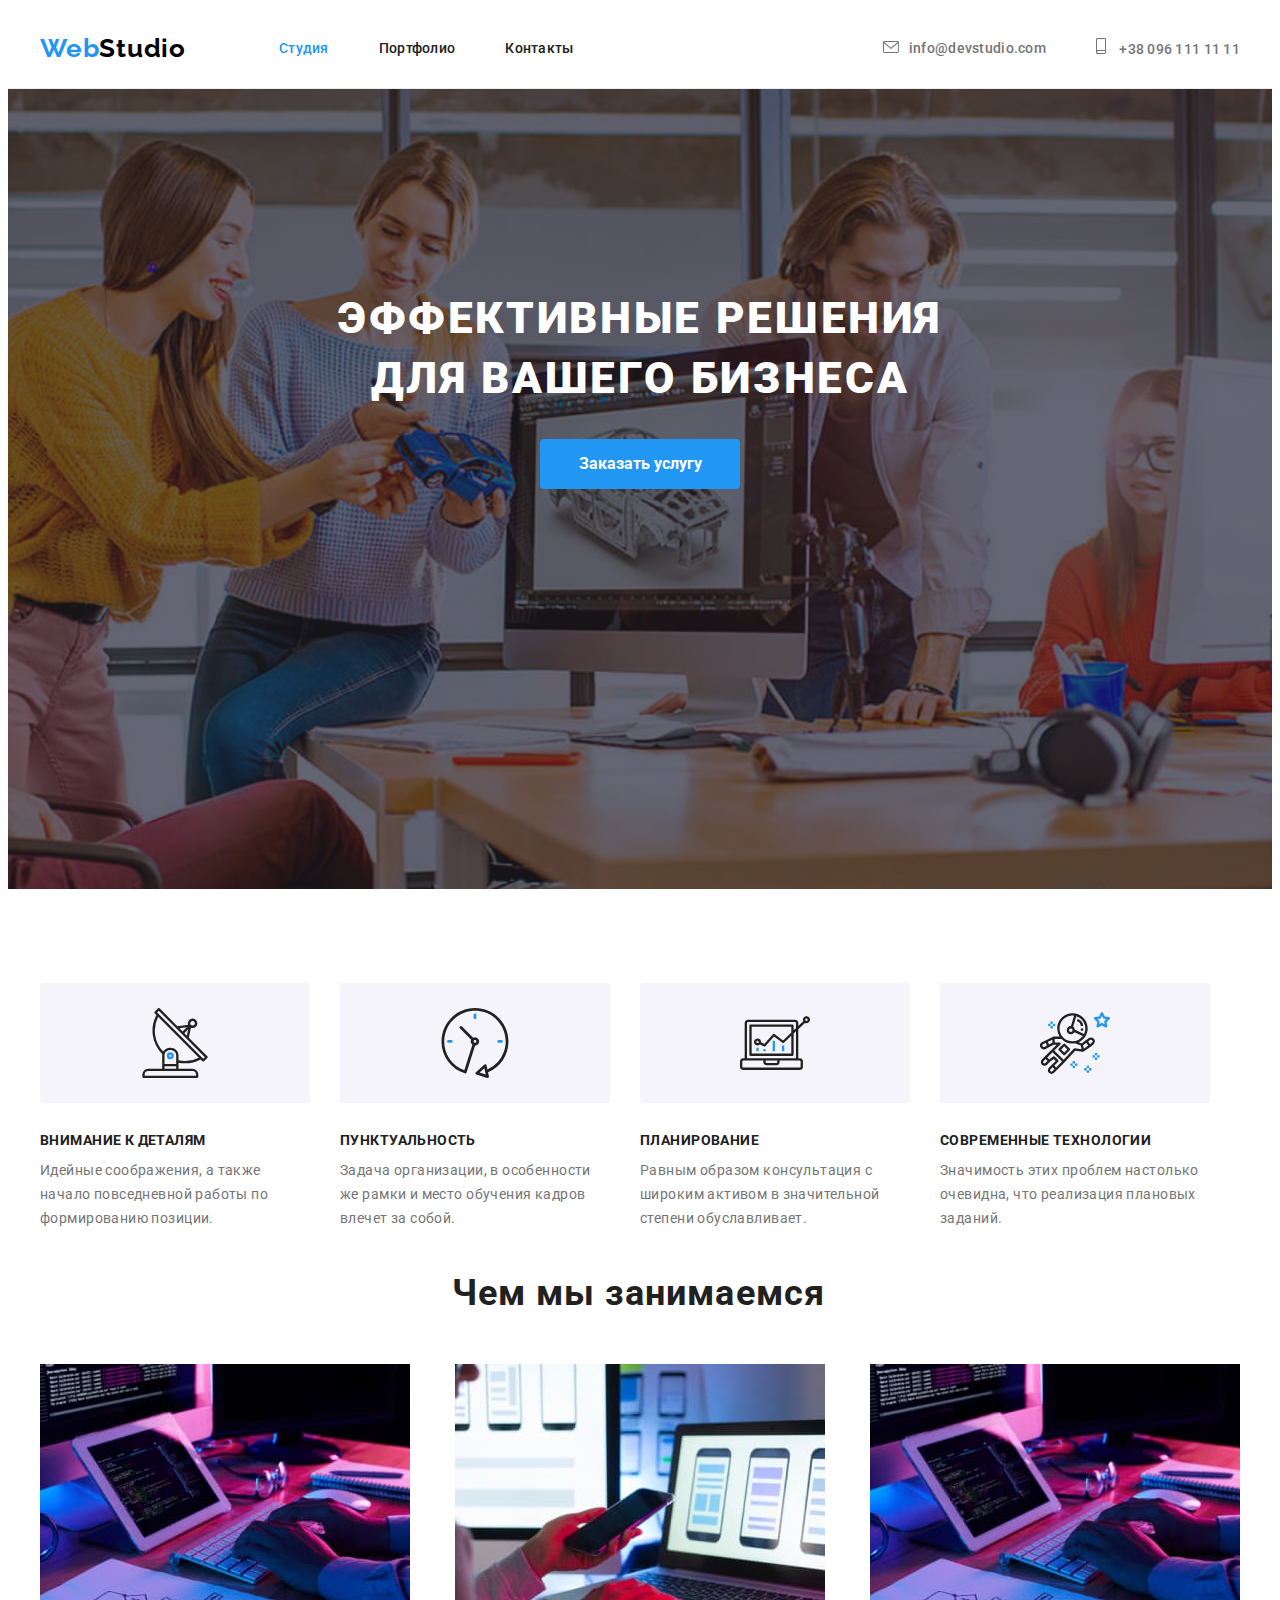
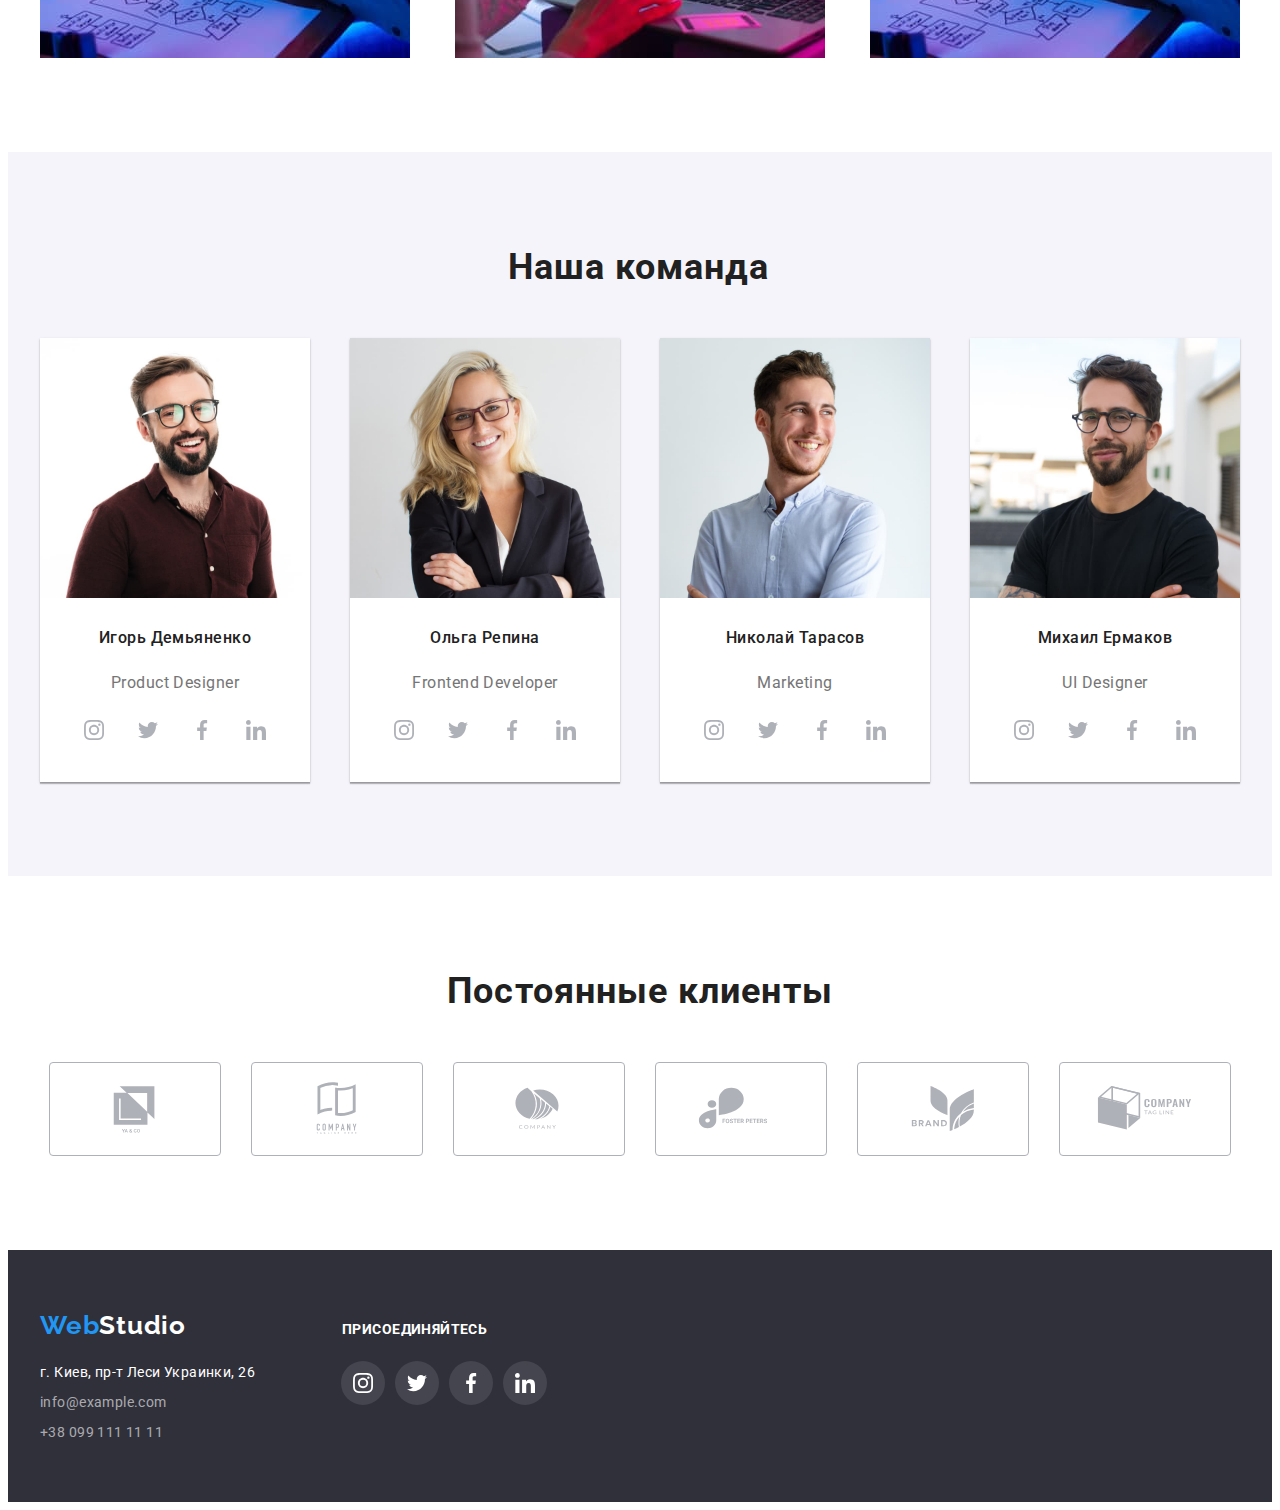
<file: index.html>
<!DOCTYPE html>
<html lang="ru">
  <head>
    <meta charset="UTF-8" />
    <meta http-equiv="X-UA-Compatible" content="IE=edge" />
    <meta name="viewport" content="width=device-width, initial-scale=1.0" />
    <title>Business company</title>
    <link
      rel="stylesheet"
      href="https://cdnjs.cloudflare.com/ajax/libs/modern-normalize/1.1.0/modern-normalize.min.css"
      integrity="sha512-wpPYUAdjBVSE4KJnH1VR1HeZfpl1ub8YT/NKx4PuQ5NmX2tKuGu6U/JRp5y+Y8XG2tV+wKQpNHVUX03MfMFn9Q=="
      crossorigin="anonymous"
      referrerpolicy="no-referrer"
    />
    <link rel="stylesheet" href="./css/styles.css" />
    <link rel="preconnect" href="https://fonts.googleapis.com" />
    <link rel="preconnect" href="https://fonts.gstatic.com" crossorigin />
    <link
      href="https://fonts.googleapis.com/css2?family=Raleway:wght@700&family=Roboto:wght@400;500;700;900&display=swap"
      rel="stylesheet"
    />
  </head>
  <body>
    <!--HEADER-->
    <header class="header">
      <div class="container header-nav">
        <nav class="header-nav">
          <a class="link logo" aria-label="Логотип" href="./index.html"
            >web<span class="black">Studio</span>
          </a>
          <ul class="list header-item">
            <li class="item">
              <a class="menu-link link current-page" href="./index.html"
                >студия</a
              >
            </li>
            <li class="item">
              <a class="menu-link link" href="./portfolio.html">портфолио</a>
            </li>
            <li class="item">
              <a class="menu-link link" href="#">контакты</a>
            </li>
          </ul>
        </nav>
        <ul class="list header-item">
          <li class="item">
            <a class="header-contacts link" href="mailto:info@devstudio.com"
              ><svg class="contact-icon" width="16" height="12">
                <use href="./Images/sprite.svg#icon-header_envelope"></use></svg
              >info@devstudio.com</a
            >
          </li>
          <li class="item">
            <a class="header-contacts link" href="tel:0961111111"
              ><svg class="contact-icon" width="10" height="16">
                <use href="./Images/sprite.svg#icon-header_smartphone"></use>
              </svg>
              +38 096 111 11 11</a
            >
          </li>
        </ul>
      </div>
    </header>
    <main>
      <!--HERO-->

      <section class="hero">
        <div class="container hero-container">
          <h1 class="hero-title">эффективные решения для вашего бизнеса</h1>
          <button class="modal-btn" type="button">Заказать услугу</button>
        </div>
      </section>

      <!-- BENEFITS -->
      <section class="benefits">
        <div class="container">
          <h2 class="hidden-title">Преимущества</h2>
          <ul class="list benefits-list">
            <li class="item inner-box">
              <div class="benefits-icon-wrapper">
                <svg width="70" height="70">
                  <use href="./Images/sprite.svg#icon-item_antenna"></use>
                </svg>
              </div>
              <h3 class="benefits-title">Внимание к деталям</h3>
              <p class="description">
                Идейные соображения, а также начало повседневной работы по
                формированию позиции.
              </p>
            </li>
            <li class="item inner-box">
              <div class="benefits-icon-wrapper">
                <svg width="70" height="70">
                  <use href="./Images/sprite.svg#icon-item_clock"></use>
                </svg>
              </div>
              <h3 class="benefits-title">Пунктуальность</h3>
              <p class="description">
                Задача организации, в особенности же рамки и место обучения
                кадров влечет за собой.
              </p>
            </li>
            <li class="item inner-box">
              <div class="benefits-icon-wrapper">
                <svg width="70" height="70">
                  <use href="./Images/sprite.svg#icon-item_diagram"></use>
                </svg>
              </div>
              <h3 class="benefits-title">Планирование</h3>
              <p class="description">
                Равным образом консультация с широким активом в значительной
                степени обуславливает.
              </p>
            </li>
            <li class="item inner-box">
              <div class="benefits-icon-wrapper">
                <svg width="70" height="70">
                  <use href="./Images/sprite.svg#icon-item_astronaut"></use>
                </svg>
              </div>
              <h3 class="benefits-title">Современные технологии</h3>
              <p class="description">
                Значимость этих проблем настолько очевидна, что реализация
                плановых заданий.
              </p>
            </li>
          </ul>
        </div>
      </section>
      <!-- ABOUT US -->

      <section class="about-us">
        <div class="container">
          <h2 class="about-us-title">Чем мы занимаемся</h2>
          <ul class="list about-us-list">
            <li class="about-us-img">
              <img
                src="./Images/work/1_man_typing.jpg"
                alt="набирает текст на клавиатуре компьютера"
                width="370"
                height="294"
              />
            </li>
            <li class="about-us-img">
              <img
                src="./Images/work/2_woman_look_at_the_phone.jpg"
                alt="женщина держит смартфон"
                width="370"
                height="294"
              />
            </li>
            <li class="about-us-img">
              <img
                src="./Images/work/1_man_typing.jpg"
                alt="палитра на планшете"
                width="370"
                height="294"
              />
            </li>
          </ul>
        </div>
      </section>
      <!-- OUR TEAM -->

      <section class="our-team-section">
        <div class="container">
          <h2 class="our-team-title">Наша команда</h2>
          <ul class="list team-list">
            <li class="team-list-item">
              <img
                class="employee-image"
                src="./Images/team/Ihor_demianenko.jpg"
                alt="мужчина в очках"
                width="270"
                height="260"
              />
              <div class="team-card">
                <h3 class="employees-names">Игорь Демьяненко</h3>
                <p class="employee-description" lang="en">Product Designer</p>
                <ul class="list employee-social-list">
                  <li class="social-item">
                    <a
                      class="link employee-social-link"
                      href=""
                      target="_blank"
                      rel="noopener noreferrer"
                      aria-label="иконка Instagram"
                    >
                      <svg width="20" height="20">
                        <use
                          href="./Images/sprite.svg#icon-soc_instagram"
                        ></use>
                      </svg>
                    </a>
                  </li>
                  <li class="social-item">
                    <a
                      class="link employee-social-link"
                      href=""
                      target="_blank"
                      rel="noopener noreferrer"
                      aria-label="иконка Twitter"
                    >
                      <svg width="20" height="20">
                        <use href="./Images/sprite.svg#icon-soc_twitter"></use>
                      </svg>
                    </a>
                  </li>
                  <li class="social-item">
                    <a
                      class="link employee-social-link"
                      href=""
                      target="_blank"
                      rel="noopener noreferrer"
                      aria-label="иконка Facebook"
                    >
                      <svg width="20" height="20">
                        <use href="./Images/sprite.svg#icon-soc_facebook"></use>
                      </svg>
                    </a>
                  </li>
                  <li class="social-item">
                    <a
                      class="link employee-social-link"
                      href=""
                      target="_blank"
                      rel="noopener noreferrer"
                      aria-label="иконка Linkedin"
                    >
                      <svg width="20" height="20">
                        <use href="./Images/sprite.svg#icon-soc_linkedin"></use>
                      </svg>
                    </a>
                  </li>
                </ul>
              </div>
            </li>
            <li class="team-list-item">
              <img
                class="employee-image"
                src="./Images/team/olha_repina.jpg"
                alt="блондинка в очках"
                width="270"
                height="260"
              />
              <div class="team-card">
                <h3 class="employees-names">Ольга Репина</h3>
                <p class="employee-description" lang="en">Frontend Developer</p>
                <ul class="list employee-social-list">
                  <li class="social-item">
                    <a
                      class="link employee-social-link"
                      href=""
                      target="_blank"
                      rel="noopener noreferrer"
                      aria-label="иконка Instagram"
                    >
                      <svg width="20" height="20">
                        <use
                          href="./Images/sprite.svg#icon-soc_instagram"
                        ></use>
                      </svg>
                    </a>
                  </li>
                  <li class="social-item">
                    <a
                      class="link employee-social-link"
                      href=""
                      target="_blank"
                      rel="noopener noreferrer"
                      aria-label="иконка Twitter"
                    >
                      <svg width="20" height="20">
                        <use href="./Images/sprite.svg#icon-soc_twitter"></use>
                      </svg>
                    </a>
                  </li>
                  <li class="social-item">
                    <a
                      class="link employee-social-link"
                      href=""
                      target="_blank"
                      rel="noopener noreferrer"
                      aria-label="иконка Facebook"
                    >
                      <svg width="20" height="20">
                        <use href="./Images/sprite.svg#icon-soc_facebook"></use>
                      </svg>
                    </a>
                  </li>
                  <li class="social-item">
                    <a
                      class="link employee-social-link"
                      href=""
                      target="_blank"
                      rel="noopener noreferrer"
                      aria-label="иконка Linkedin"
                    >
                      <svg width="20" height="20">
                        <use href="./Images/sprite.svg#icon-soc_linkedin"></use>
                      </svg>
                    </a>
                  </li>
                </ul>
              </div>
            </li>
            <li class="team-list-item">
              <img
                class="employee-image"
                src="./Images/team/nikolay_tarasov.jpg"
                alt="шатен улыбается"
                width="270"
                height="260"
              />
              <div class="team-card">
                <h3 class="employees-names">Николай Тарасов</h3>
                <p class="employee-description" lang="en">Marketing</p>
                <ul class="list employee-social-list">
                  <li class="social-item">
                    <a
                      class="link employee-social-link"
                      href=""
                      target="_blank"
                      rel="noopener noreferrer"
                      aria-label="иконка Instagram"
                    >
                      <svg width="20" height="20">
                        <use
                          href="./Images/sprite.svg#icon-soc_instagram"
                        ></use>
                      </svg>
                    </a>
                  </li>
                  <li class="social-item">
                    <a
                      class="link employee-social-link"
                      href=""
                      target="_blank"
                      rel="noopener noreferrer"
                      aria-label="иконка Twitter"
                    >
                      <svg width="20" height="20">
                        <use href="./Images/sprite.svg#icon-soc_twitter"></use>
                      </svg>
                    </a>
                  </li>
                  <li class="social-item">
                    <a
                      class="link employee-social-link"
                      href=""
                      target="_blank"
                      rel="noopener noreferrer"
                      aria-label="иконка Facebook"
                    >
                      <svg width="20" height="20">
                        <use href="./Images/sprite.svg#icon-soc_facebook"></use>
                      </svg>
                    </a>
                  </li>
                  <li class="social-item">
                    <a
                      class="link employee-social-link"
                      href=""
                      target="_blank"
                      rel="noopener noreferrer"
                      aria-label="иконка Linkedin"
                    >
                      <svg width="20" height="20">
                        <use href="./Images/sprite.svg#icon-soc_linkedin"></use>
                      </svg>
                    </a>
                  </li>
                </ul>
              </div>
            </li>
            <li class="team-list-item">
              <img
                class="employee-image"
                src="./Images/team/mikhail_ermakov.jpg"
                alt="мужчина в черной футболке"
                width="270"
                height="260"
              />
              <div class="team-card">
                <h3 class="employees-names">Михаил Ермаков</h3>
                <p class="employee-description" lang="en">UI Designer</p>
                <ul class="list employee-social-list">
                  <li class="social-item">
                    <a
                      class="link employee-social-link"
                      href=""
                      target="_blank"
                      rel="noopener noreferrer"
                      aria-label="иконка Instagram"
                    >
                      <svg width="20" height="20">
                        <use
                          href="./Images/sprite.svg#icon-soc_instagram"
                        ></use>
                      </svg>
                    </a>
                  </li>
                  <li class="social-item">
                    <a
                      class="link employee-social-link"
                      href=""
                      target="_blank"
                      rel="noopener noreferrer"
                      aria-label="иконка Twitter"
                    >
                      <svg width="20" height="20">
                        <use href="./Images/sprite.svg#icon-soc_twitter"></use>
                      </svg>
                    </a>
                  </li>
                  <li class="social-item">
                    <a
                      class="link employee-social-link"
                      href=""
                      target="_blank"
                      rel="noopener noreferrer"
                      aria-label="иконка Facebook"
                    >
                      <svg width="20" height="20">
                        <use href="./Images/sprite.svg#icon-soc_facebook"></use>
                      </svg>
                    </a>
                  </li>
                  <li class="social-item">
                    <a
                      class="link employee-social-link"
                      href=""
                      target="_blank"
                      rel="noopener noreferrer"
                      aria-label="иконка Linkedin"
                    >
                      <svg width="20" height="20">
                        <use href="./Images/sprite.svg#icon-soc_linkedin"></use>
                      </svg>
                    </a>
                  </li>
                </ul>
              </div>
            </li>
          </ul>
        </div>
      </section>
      <!-- CLIENTS -->
      <section class="clients">
        <div class="container">
          <h2 class="clients-title">Постоянные клиенты</h2>
          <ul class="list client-list">
            <li class="client-item">
              <a class="client-list-link" href="#" aria-label="логотип клиента">
                <svg class="client-logo" width="106px" height="60">
                  <use href="./Images/sprite.svg#icon-logo_one"></use>
                </svg>
              </a>
            </li>
            <li class="client-item">
              <a class="client-list-link" href="#" aria-label="логотип клиента">
                <svg class="client-logo" width="106px" height="60">
                  <use href="./Images/sprite.svg#icon-logo_two"></use>
                </svg>
              </a>
            </li>
            <li class="client-item">
              <a class="client-list-link" href="#" aria-label="логотип клиента">
                <svg class="client-logo" width="106px" height="60">
                  <use href="./Images/sprite.svg#icon-logo_three"></use>
                </svg>
              </a>
            </li>
            <li class="client-item">
              <a class="client-list-link" href="#" aria-label="логотип клиента">
                <svg class="client-logo" width="106px" height="60">
                  <use href="./Images/sprite.svg#icon-logo_four"></use>
                </svg>
              </a>
            </li>
            <li class="client-item">
              <a class="client-list-link" href="#" aria-label="логотип клиента">
                <svg class="client-logo" width="106px" height="60">
                  <use href="./Images/sprite.svg#icon-logo_five"></use>
                </svg>
              </a>
            </li>
            <li class="client-item">
              <a class="client-list-link" href="#" aria-label="логотип клиента">
                <svg class="client-logo" width="106px" height="60">
                  <use href="./Images/sprite.svg#icon-logo_six"></use>
                </svg>
              </a>
            </li>
          </ul>
        </div>
      </section>
    </main>
    <!-- FOOTER -->

    <footer class="footer">
      <div class="container">
        <div class="footer-logo">
          <a class="link logo" href="./index.html">
            web<span class="white">Studio</span></a
          >
        </div>
        <h3 class="join-title">присоединяйтесь</h3>
        <address class="address">
          <div class="address-box">
            <ul class="list">
              <li class="address-box-item">
                <a
                  class="link address"
                  href="https://goo.gl/maps/ie7istwT3fBo9TBA6"
                  target="_blank"
                  rel="noopener noreferrer"
                  >г. Киев, пр-т Леси Украинки, 26</a
                >
              </li>
              <li class="address-box-item">
                <a class="link contact-footer" href="mailto:info@example.com"
                  >info@example.com</a
                >
              </li>
              <li class="address-box-item">
                <a class="link contact-footer" href="tel:0991111111"
                  >+38 099 111 11 11</a
                >
              </li>
            </ul>
          </div>
          <div class="join-links">
            <ul class="list studio-social-list">
              <li class="social-item">
                <a
                  class="link studio-social-link"
                  href=""
                  target="_blank"
                  rel="noopener noreferrer"
                  aria-label="иконка Instagramm"
                >
                  <svg width="20" height="20">
                    <use href="./Images/sprite.svg#icon-soc_instagram"></use>
                  </svg>
                </a>
              </li>
              <li class="social-item">
                <a
                  class="link studio-social-link"
                  href=""
                  target="_blank"
                  rel="noopener noreferrer"
                  aria-label="иконка Twitter"
                >
                  <svg width="20" height="20">
                    <use href="./Images/sprite.svg#icon-soc_twitter"></use>
                  </svg>
                </a>
              </li>
              <li class="social-item">
                <a
                  class="link studio-social-link"
                  href=""
                  target="_blank"
                  rel="noopener noreferrer"
                  aria-label="иконка Facebook"
                >
                  <svg width="20" height="20">
                    <use href="./Images/sprite.svg#icon-soc_facebook"></use>
                  </svg>
                </a>
              </li>
              <li class="social-item">
                <a
                  class="link studio-social-link"
                  href=""
                  target="_blank"
                  rel="noopener noreferrer"
                  aria-label="иконка Linkedin"
                >
                  <svg width="20" height="20">
                    <use href="./Images/sprite.svg#icon-soc_linkedin"></use>
                  </svg>
                </a>
              </li>
            </ul>
          </div>
        </address>
      </div>
    </footer>
  </body>
</html>
</file>
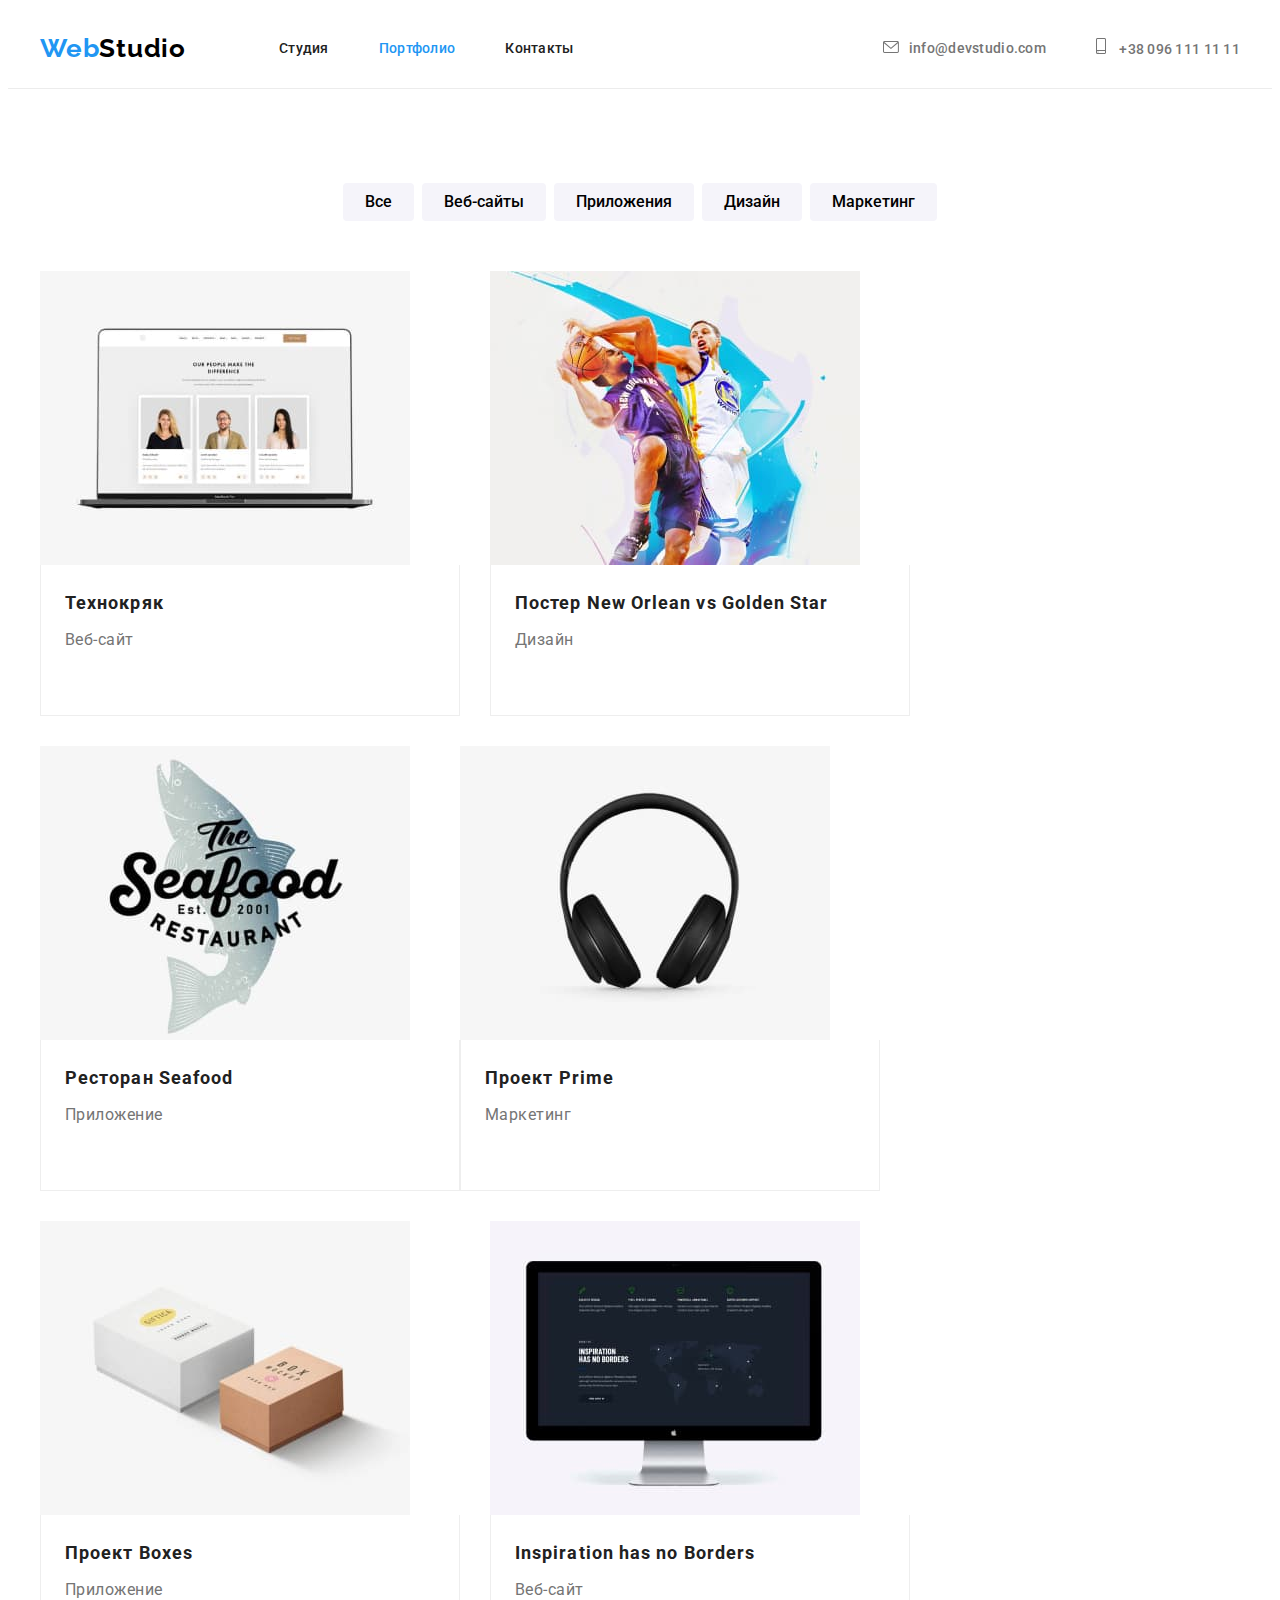
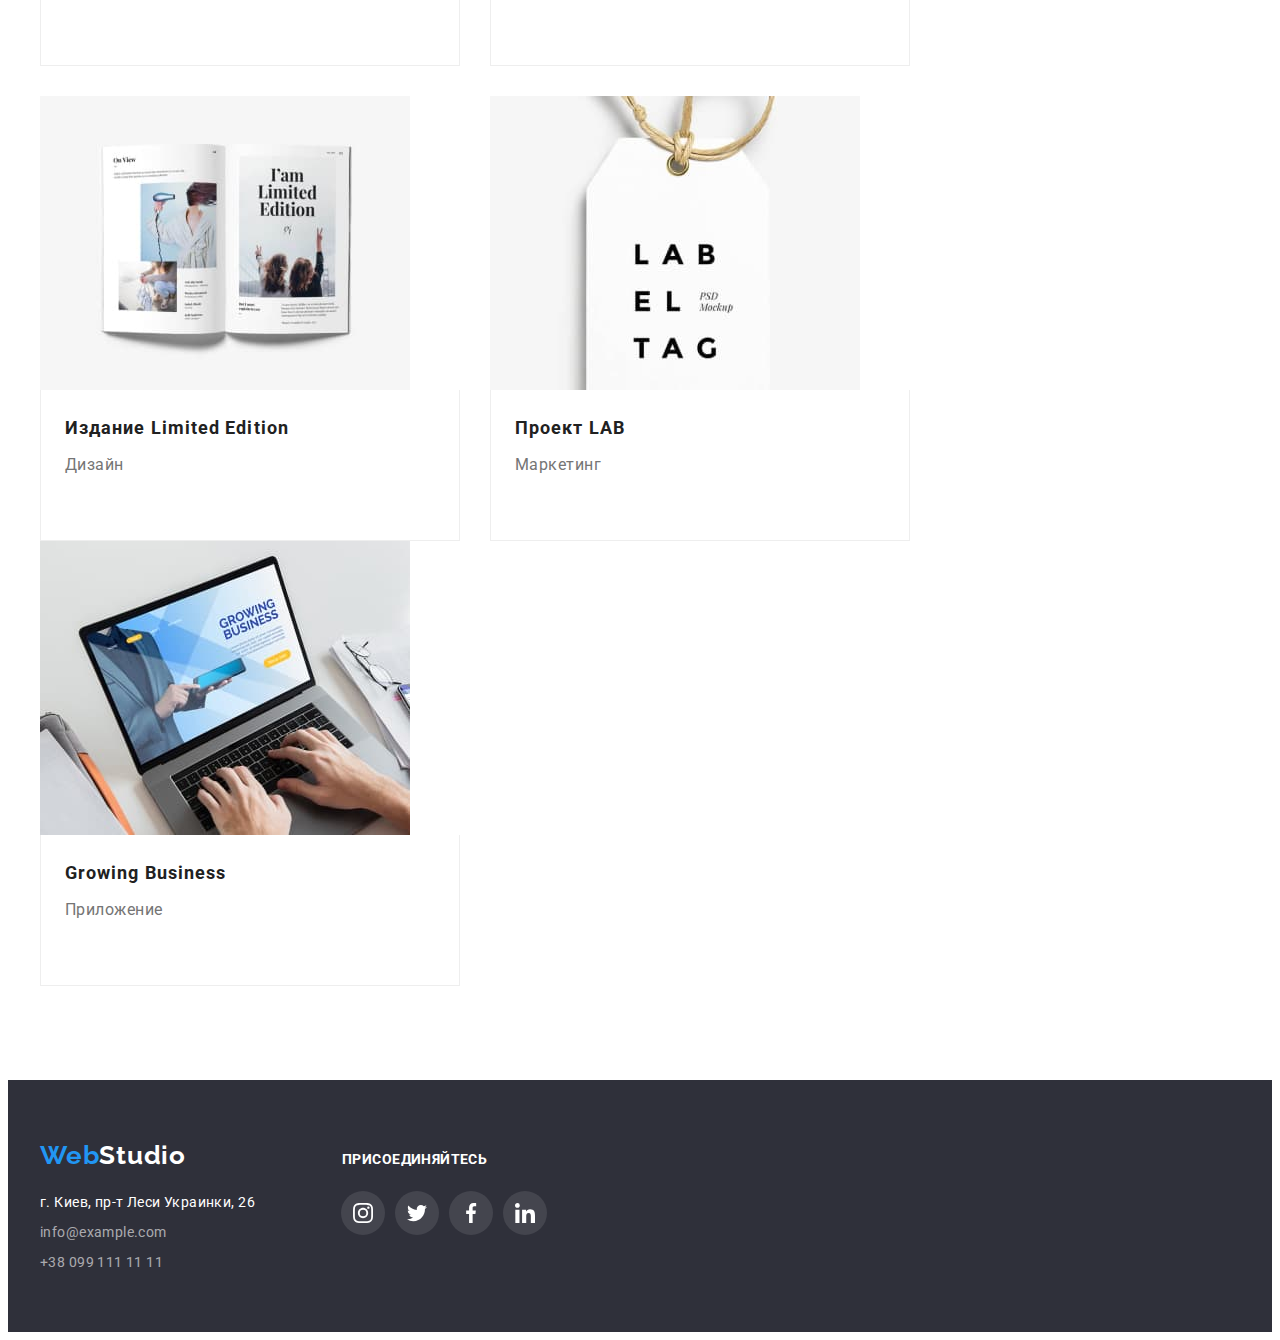
<file: portfolio.html>
<!DOCTYPE html>
<html lang="en">
  <head>
    <meta charset="UTF-8" />
    <meta http-equiv="X-UA-Compatible" content="IE=edge" />
    <meta name="viewport" content="width=device-width, initial-scale=1.0" />
    <title>Portfolio_page</title>
    <link
      rel="stylesheet"
      href="https://cdnjs.cloudflare.com/ajax/libs/modern-normalize/1.1.0/modern-normalize.min.css"
      integrity="sha512-wpPYUAdjBVSE4KJnH1VR1HeZfpl1ub8YT/NKx4PuQ5NmX2tKuGu6U/JRp5y+Y8XG2tV+wKQpNHVUX03MfMFn9Q=="
      crossorigin="anonymous"
      referrerpolicy="no-referrer"
    />
    <link rel="stylesheet" href="./css/styles.css" />
    <link rel="preconnect" href="https://fonts.googleapis.com" />
    <link rel="preconnect" href="https://fonts.gstatic.com" crossorigin />
    <link
      href="https://fonts.googleapis.com/css2?family=Raleway:wght@700&family=Roboto:wght@400;500;700;900&display=swap"
      rel="stylesheet"
    />
  </head>

  <body>
    <!--HEADER-->
    <header class="header">
      <div class="container header-nav">
        <nav class="header-nav">
          <a class="link logo" href="./index.html" aria-label="Логотип"
            >web<span class="black">Studio</span>
          </a>
          <ul class="list header-item">
            <li class="item">
              <a class="menu-link link" href="./index.html">студия</a>
            </li>
            <li class="item">
              <a class="menu-link link current-page" href="./portfolio.html"
                >портфолио</a
              >
            </li>
            <li class="item">
              <a class="menu-link link" href="#">контакты</a>
            </li>
          </ul>
        </nav>
        <ul class="list header-item">
          <li class="item">
            <a class="header-contacts link" href="mailto:info@devstudio.com"
              ><svg class="contact-icon" width="16" height="12">
                <use href="./Images/sprite.svg#icon-header_envelope"></use></svg
              >info@devstudio.com</a
            >
          </li>
          <li class="item">
            <a class="header-contacts link" href="tel:0961111111"
              ><svg class="contact-icon" width="10" height="16">
                <use href="./Images/sprite.svg#icon-header_smartphone"></use>
              </svg>
              +38 096 111 11 11</a
            >
          </li>
        </ul>
      </div>
    </header>
    <!--примеры работ-->
    <main>
      <!--Filter buttons-->
      <section class="filter-items-section">
        <div class="container">
          <h1 hidden>примеры работ</h1>
          <div>
            <ul class="list btn-list">
              <li class="btn-list-item">
                <button class="filter-btn" type="button">Все</button>
              </li>
              <li class="btn-list-item">
                <button class="filter-btn" type="button">Веб-сайты</button>
              </li>
              <li class="btn-list-item">
                <button class="filter-btn" type="button">Приложения</button>
              </li>
              <li class="btn-list-item">
                <button class="filter-btn" type="button">Дизайн</button>
              </li>
              <li class="btn-list-item">
                <button class="filter-btn" type="button">Маркетинг</button>
              </li>
            </ul>
          </div>
        </div>
        <!--Art items-->
        <div class="container">
          <ul class="listlink list gallery-list">
            <li class="gallery-item">
              <a class="card-item" href="#">
                <img
                  src="./Images/portfolio/img.jpg"
                  alt="ноутбук"
                  width="370"
                  height="294"
                />
                <div class="card-description-box">
                  <h3 class="card-name">Технокряк</h3>
                  <p class="card-description">Веб-сайт</p>
                </div>
              </a>
            </li>
            <li class="gallery-item">
              <a class="card-item" href="#">
                <img
                  src="./Images/portfolio/img-2.jpg"
                  alt="баскетболисты"
                  width="370"
                  height="294"
                />
                <div class="card-description-box">
                  <h3 class="card-name">
                    Постер <span lang="en">New Orlean vs Golden Star</span>
                  </h3>
                  <p class="card-description">Дизайн</p>
                </div>
              </a>
            </li>
            <li class="gallery-item">
              <a class="card-item" href="#">
                <img
                  src="./Images/portfolio/img-3.jpg"
                  alt="логотип ресторана"
                  width="370"
                  height="294"
                />
                <div class="card-description-box">
                  <h3 class="card-name">
                    Ресторан <span lang="en">Seafood</span>
                  </h3>
                  <p class="card-description">Приложение</p>
                </div>
              </a>
            </li>
            <li class="gallery-item">
              <a class="card-item" href="#">
                <img
                  src="./Images/portfolio/img-4.jpg"
                  alt="наушники"
                  width="370"
                  height="294"
                />
                <div class="card-description-box">
                  <h3 class="card-name">Проект <span lang="en">Prime</span></h3>
                  <p class="card-description">Маркетинг</p>
                </div>
              </a>
            </li>
            <li class="gallery-item">
              <a class="card-item" href="#">
                <img
                  src="./Images/portfolio/img-5.jpg"
                  alt="две коробки"
                  width="370"
                  height="294"
                />
                <div class="card-description-box">
                  <h3 class="card-name">Проект <span lang="en">Boxes</span></h3>
                  <p class="card-description">Приложение</p>
                </div>
              </a>
            </li>
            <li class="gallery-item">
              <a class="card-item" href="#">
                <img
                  src="./Images/portfolio/img-6.jpg"
                  alt="монитор компьютера"
                  width="370"
                  height="294"
                />
                <div class="card-description-box">
                  <h3 class="card-name">
                    <span lang="en">Inspiration has no Borders</span>
                  </h3>
                  <p class="card-description">Веб-сайт</p>
                </div>
              </a>
            </li>
            <li class="gallery-item">
              <a class="card-item" href="#">
                <img
                  src="./Images/portfolio/img-7.jpg"
                  alt="разворот журнала"
                  width="370"
                  height="294"
                />
                <div class="card-description-box">
                  <h3 class="card-name">
                    Издание <span lang="en">Limited Edition</span>
                  </h3>
                  <p class="card-description">Дизайн</p>
                </div>
              </a>
            </li>
            <li class="gallery-item">
              <a class="card-item" href="#">
                <img
                  src="./Images/portfolio/img-8.jpg"
                  alt="мокап логотипа на картоне"
                  width="370"
                  height="294"
                />
                <div class="card-description-box">
                  <h3 class="card-name">Проект <span lang="en">LAB</span></h3>
                  <p class="card-description">Маркетинг</p>
                </div>
              </a>
            </li>
            <li class="gallery-item">
              <a class="card-item" href="#">
                <img
                  src="./Images/portfolio/img-9.jpg"
                  alt="руки на клавиатуре ноутбука"
                  width="370"
                  height="294"
                />
                <div class="card-description-box">
                  <h3 class="card-name">Growing Business</h3>
                  <p class="card-description">Приложение</p>
                </div>
              </a>
            </li>
          </ul>
        </div>
      </section>
    </main>
    <!-- FOOTER -->
    <footer class="footer">
      <div class="container">
        <div class="footer-logo">
          <a class="link logo" href="./index.html">
            web<span class="white">Studio</span></a
          >
        </div>
        <h3 class="join-title">присоединяйтесь</h3>
        <address class="address">
          <div class="address-box">
            <ul class="list">
              <li class="address-box-item">
                <a
                  class="link address"
                  href="https://goo.gl/maps/ie7istwT3fBo9TBA6"
                  target="_blank"
                  rel="noopener noreferrer"
                  >г. Киев, пр-т Леси Украинки, 26</a
                >
              </li>
              <li class="address-box-item">
                <a class="link contact-footer" href="mailto:info@example.com"
                  >info@example.com</a
                >
              </li>
              <li class="address-box-item">
                <a class="link contact-footer" href="tel:0991111111"
                  >+38 099 111 11 11</a
                >
              </li>
            </ul>
          </div>
          <div class="join-links">
            <ul class="list studio-social-list">
              <li class="social-item">
                <a
                  class="link studio-social-link"
                  href=""
                  target="_blank"
                  rel="noopener noreferrer"
                  aria-label="иконка Instagramm"
                >
                  <svg width="20" height="20">
                    <use href="./Images/sprite.svg#icon-soc_instagram"></use>
                  </svg>
                </a>
              </li>
              <li class="social-item">
                <a
                  class="link studio-social-link"
                  href=""
                  target="_blank"
                  rel="noopener noreferrer"
                  aria-label="иконка Twitter"
                >
                  <svg width="20" height="20">
                    <use href="./Images/sprite.svg#icon-soc_twitter"></use>
                  </svg>
                </a>
              </li>
              <li class="social-item">
                <a
                  class="link studio-social-link"
                  href=""
                  target="_blank"
                  rel="noopener noreferrer"
                  aria-label="иконка Facebook"
                >
                  <svg width="20" height="20">
                    <use href="./Images/sprite.svg#icon-soc_facebook"></use>
                  </svg>
                </a>
              </li>
              <li class="social-item">
                <a
                  class="link studio-social-link"
                  href=""
                  target="_blank"
                  rel="noopener noreferrer"
                  aria-label="иконка Linkedin"
                >
                  <svg width="20" height="20">
                    <use href="./Images/sprite.svg#icon-soc_linkedin"></use>
                  </svg>
                </a>
              </li>
            </ul>
          </div>
        </address>
      </div>
    </footer>
  </body>
</html>
</file>
<file: css/styles.css>
:root {
  --accent-color: #2196f3;
  --logo-main: #000;
  --logo-light: #ffffff;
  --background-dark-color: #2f303a;
  --filter-btn-background-color: #f5f4fa;
  --card-description-color: #757575;
  --header-contacts-color: #757575;
  --main-body-color: #212121;
  --background-body-color: #ffffff;
  --modal-btn-font-color: #ffffff;
  --hero-title-color: #ffffff;
  --logo-icon-border: #afb1b8;
}

body {
  font-family: "Roboto", sans-serif;
  color: var(--main-body-color);
  background-color: var(--background-body-color);
  font-size: 14px;
}
h1,
h2,
h3,
h4,
h5,
h6,
ul {
  margin: 0;
  padding: 0;
}
img {
  display: block;
}

.container {
  width: 1200px;
  padding-left: 15px;
  padding-right: 15px;
  margin-left: auto;
  margin-right: auto;
}

.link {
  text-decoration: none;
  color: currentColor;
}
.list {
  display: flex;
  list-style: none;
  align-items: center;
}
/* header - logo - nav - contacts */

.header {
  border-bottom: 1px solid #ececec;
}

.header-nav {
  display: flex;
  height: 80px;
  align-items: center;
}
.header-item {
  display: flex;
  margin: 0;
}

.header-item .item {
  margin-right: 50px;
}
.header-item .item:last-child {
  margin-right: 0;
}

.logo {
  font-family: "Raleway", sans-serif;
  font-style: normal;
  font-weight: 700;
  font-size: 26px;
  line-height: 1.19;
  letter-spacing: 0.03em;
  color: var(--accent-color);
  text-transform: capitalize;

  margin-top: 0;
  margin-right: 93px;
  margin-bottom: 0;
  margin-left: 0;
}
.black {
  color: var(--logo-main);
}

.current-page {
  color: var(--accent-color);
}

.menu-link {
  font-style: normal;
  font-weight: 500;
  line-height: 1.14;
  letter-spacing: 0.02em;
  text-transform: capitalize;
}
.menu-link:hover,
.menu-link:focus {
  color: var(--accent-color);
}

.header-contacts {
  font-style: normal;
  font-weight: 500;
  line-height: 1.14;
  letter-spacing: 0.02em;
  color: var(--header-contacts-color);
  fill: var(--header-contacts-color);
}

.contact-icon {
  display: inline-block;
  margin-right: 10px;
  align-content: center;
}

.header-nav .list:last-child {
  margin-left: auto;
}
/* all contacts hovers */

.header-contacts:hover,
.header-contacts:focus,
.contact-footer:hover,
.contact-footer:focus,
.address:hover,
.address:focus {
  color: var(--accent-color);
  fill: var(--accent-color);
}

/* HERO */
.hero {
  url(../Images/background/people.jpg);
  height: 600px;
  margin-left: auto;
  margin-right: auto;
  padding-top: 200px;
  background-image: linear-gradient(
  to right,
  rgba(47, 48, 58, 0.4),
  rgba(47, 48, 58, 0.4) ), 
  url(../Images/background/people.jpg);
  background-repeat: no-repeat;
  background-size: cover;
  background-position: center;
}
.hero-container {
  align-items: center;
  justify-content: center;
}
.hero-title {
  width: 696px;
  height: 120px;
  font-style: normal;
  font-weight: 900;
  font-size: 44px;
  line-height: 1.36;
  letter-spacing: 0.06em;
  text-transform: uppercase;
  color: var(--hero-title-color);
  text-align: center;
  margin-top: 0;
  margin-left: auto;
  margin-right: auto;
  margin-bottom: 30px;
}
.modal-btn {
  display: flex;
  width: 200px;
  height: 50px;
  border: none;
  border-radius: 4px;
  font-family: inherit;
  font-style: normal;
  font-weight: 700;
  font-size: 16px;
  line-height: 1.88;
  justify-content: space-around;
  letter-spacing: inherit;
  color: var(--modal-btn-font-color);
  background: var(--accent-color);
  cursor: pointer;
  padding-top: 10px;
  padding-right: 32px;
  padding-bottom: 10px;
  padding-left: 32px;
  margin-left: auto;
  margin-right: auto;
}

/* BENEFITS */
.hidden-title {
  visibility: hidden;
  position: absolute;
  width: 1px;
  height: 1px;
  margin: -1px;
  border: 0;
  padding: 0;
  white-space: nowrap;
  clip-path: inset(100%);
  clip: rect(0 0 0 0);
  overflow: hidden;
}

.benefits-icon-wrapper {
  width: 270px;
  height: 120px;
  background-color: var(--filter-btn-background-color);
  margin-bottom: 30px;
  display: flex;
  align-items: center;
  justify-content: center;
  border-radius: 4px;
}

.inner-box {
  width: 270px;
  height: 101px;
}
.benefits {
  padding-top: 94px;
  padding-bottom: 94px;
}

.benefits-list .item {
  margin-right: 30px;
}
.benefits-list .item:last-child {
  margin-right: 0px;
}
.benefits-title {
  font-style: normal;
  font-weight: 700;
  font-size: 14px;
  line-height: 1.14;
  letter-spacing: 0.03em;
  text-transform: uppercase;
  margin-bottom: 10px;
}
.description {
  font-style: normal;
  font-weight: 400;
  line-height: 1.71;
  letter-spacing: 0.03em;
  color: var(--card-description-color);
  margin: 0;
}
/* ABOUT US */
/* .about-us {
  width: 1170px;
  height: 386px;
} */
.about-us {
  padding-top: 94px;
  padding-bottom: 94px;
}

.about-us-title {
  width: 377px;
  height: 42px;
  font-style: normal;
  font-weight: 700;
  font-size: 36px;
  line-height: 1.17;
  letter-spacing: 0.03em;
  color: var(--main-body-color);
  margin-left: auto;
  margin-right: auto;
  margin-bottom: 50px;
}

.about-us-list {
  justify-content: space-between;
}

.about-us-img {
  width: 370px;
  height: 294px;
}
/* наша команда */
.our-team-section {
  display: flex;
  background-color: var(--filter-btn-background-color);
  padding-top: 94px;
  padding-bottom: 94px;
  margin-left: auto;
  margin-right: auto;
}
.our-team-title {
  width: 265px;
  height: 42px;
  font-style: normal;
  font-weight: 700;
  font-size: 36px;
  line-height: 1.17;
  letter-spacing: 0.03em;
  margin-left: auto;
  margin-right: auto;
  margin-bottom: 50px;
}
.team-list {
  justify-content: space-between;
}
.team-list-item {
  width: 270px;
  box-shadow: 0px 1px 3px rgba(0, 0, 0, 0.12), 0px 1px 1px rgba(0, 0, 0, 0.14),
    0px 2px 1px rgba(0, 0, 0, 0.2);
}

.employees-names {
  display: inline-block;
  font-style: normal;
  font-weight: 500;
  font-size: 16px;
  line-height: 1.19;
  letter-spacing: 0.03em;
  margin-bottom: 10px;
}
.employee-description {
  display: inline-block;
  font-style: normal;
  font-weight: 400;
  font-size: 16px;
  line-height: 1.19;
  letter-spacing: 0.03em;
  color: var(--card-description-color);
  margin-bottom: 16px;
}
.team-card {
  display: flex;
  flex-direction: column;
  width: 270px;
  background-color: var(--background-body-color);
  align-items: center;
  padding-top: 30px;
  padding-bottom: 30px;
}
.employee-image {
  margin-bottom: 0px;
}

.employee-social-list {
}

.social-item {
  margin-right: 10px;
}
.employee-social-list .social-item:last-child {
  margin-right: 0;
}

.employee-social-link {
  fill: var(--logo-icon-border);
  display: flex;
  width: 44px;
  height: 44px;
  background-color: var(--background-body-color);
  border-radius: 50%;
  align-items: center;
  justify-content: center;
}
.employee-social-link:hover,
.employee-social-link:focus {
  background-color: var(--accent-color);
  fill: var(--background-body-color);
}

.social-item .employee-social-link:hover,
.social-item .employee-social-link:focus {
  fill: var(--background-body-color);
}

/* clients */

.clients {
  display: flex;
  justify-content: center;
  padding-top: 94px;
  padding-bottom: 94px;
}
.clients-title {
  display: flex;
  font-style: normal;
  font-weight: 700;
  font-size: 36px;
  line-height: 1.17;
  letter-spacing: 0.03em;
  color: var(--main-body-color);
  margin-bottom: 50px;
  justify-content: center;
}

.client-list {
  justify-content: center;
}

.client-item{
  margin-right: 30px;
}

.client-list-link {
  color: var(--logo-icon-border);
  display: flex;
  width: 170px;
  height: 92px;
  display: flex;
  border: solid 1px var(--logo-icon-border);
  background-color: var(--background-body-color);
  border-radius: 4px;
  align-items: center;
  justify-content: center;
}

.client-logo {
  fill: currentColor;
}

.client-list .client-item:last-child {
  margin-right: 0;
}

.client-list-link:hover,
.client-list-link:focus {
  color: var(--accent-color);
  border: 1px solid var(--accent-color);
}

/* footer */
.footer {
  display: flex;
  flex-wrap: wrap;
  background-color: var(--background-dark-color);
  padding-top: 60px;
  padding-bottom: 60px;
  margin-left: auto;
  margin-right: auto;
}

.footer-logo {
  display: inline-block;
  margin-bottom: 20px;
  margin-right: 60px;
}

.white {
  color: var(--logo-light);
}
.address {
  display: inline-block;
  font-style: normal;
  font-weight: 400;
  line-height: 1.71;
  letter-spacing: 0.03em;
  color: var(--background-body-color);
}
.address-box .list {
  flex-wrap: wrap;
}

.address-box {
  display: inline-block;
  width: 231px;
  height: 81px;
  margin-right: 70px;
  padding: 0;
}
.address{
  display: flex;
}
.footer-wrapper {
  margin-right: 70px;
}
.address-box-item {
  display: inline-block;
  height: 21px;
  margin-bottom: 9px;
}
.list .address-box-item:last-child {
  margin-bottom: 0;
}

.contact-footer {
  display: block;
  font-style: normal;
  font-weight: 400;
  line-height: 1.71;
  letter-spacing: 0.03em;
  color: rgba(255, 255, 255, 0.6);
}

.join-links {
  width: 206px;
}

.join-title {
  display: inline-block;
  font-style: normal;
  font-weight: 700;
  font-size: 14px;
  line-height: 1.14;
  letter-spacing: 0.03em;
  text-transform: uppercase;
  color: var(--hero-title-color);
  margin-bottom: 20px;
}

.studio-social-link {
  fill: var(--background-body-color);
  display: flex;
  width: 44px;
  height: 44px;
  background-color: rgba(255, 255, 255, 0.1);
  border-radius: 50%;
  align-items: center;
  justify-content: center;
}

.studio-social-link:hover,
.studio-social-link:focus {
  background-color: var(--accent-color);
}

/* portfolio page */

/* BUTTONS */
.btn-list {
  display: flex;
  margin-bottom: 50px;
  justify-content: center;
}

.btn-list-item {
  margin-right: 8px;
}
.btn-list .btn-list-item:last-child {
  margin-right: 0px;
}

.filter-btn {
  border: none;
  border-radius: 4px;
  font-family: inherit;
  font-style: normal;
  font-weight: 500;
  font-size: 16px;
  line-height: 1.63;
  text-align: center;
  letter-spacing: inherit;
  background-color: var(--filter-btn-background-color);
  padding-top: 6px;
  padding-right: 22px;
  padding-bottom: 6px;
  padding-left: 22px;
}

.filter-btn:hover,
.filter-btn:focus {
  font-style: normal;
  font-weight: 500;
  font-size: 16px;
  line-height: 1.63;
  text-align: center;
  letter-spacing: inherit;
  color: var(--modal-btn-font-color);
  background-color: var(--accent-color);
  cursor: pointer;
  box-shadow: 0px 2px 2px 0px #0000001f;

  box-shadow: 0px 1px 2px 0px #00000014;

  box-shadow: 0px 3px 1px 0px #0000001a;
}
/* gallery */
.filter-items-section {
  padding-top: 94px;
  padding-bottom: 94px;
}
.gallery-list {
  display: flex;
  flex-wrap: wrap;
}

.gallery-item {
  margin-right: 30px;
  margin-bottom: 30px;
}
.gallery-item:nth-child(3n) {
  margin-right: 0px;
}
.gallery-item:nth-last-child(-n + 3) {
  margin-bottom: 0px;
}

.card-item {
  text-decoration: none;
  color: var(--main-body-color);
  background-color: var(--background-body-color);
}

.gallery-item:hover,
.gallery-item:focus {
  box-shadow: 0px 1px 3px rgba(0, 0, 0, 0.12), 0px 1px 1px rgba(0, 0, 0, 0.14),
    0px 2px 1px rgba(0, 0, 0, 0.2);
}

.card-description-box {
  width: 370px;
  height: 110px;
  padding-top: 20px;
  padding-right: 24px;
  padding-bottom: 20px;
  padding-left: 24px;
  border-bottom: 1px solid #eeeeee;
  border-left: 1px solid #eeeeee;
  border-right: 1px solid #eeeeee;
}

.card-name {
  font-style: normal;
  font-weight: 700;
  font-size: 18px;
  line-height: 2;
  letter-spacing: 0.06em;
  margin-bottom: 4px;
}
.card-description {
  font-style: normal;
  font-weight: 400;
  font-size: 16px;
  line-height: 1.88;
  letter-spacing: 0.03em;
  color: var(--card-description-color);
  margin: 0;
}
</file>
